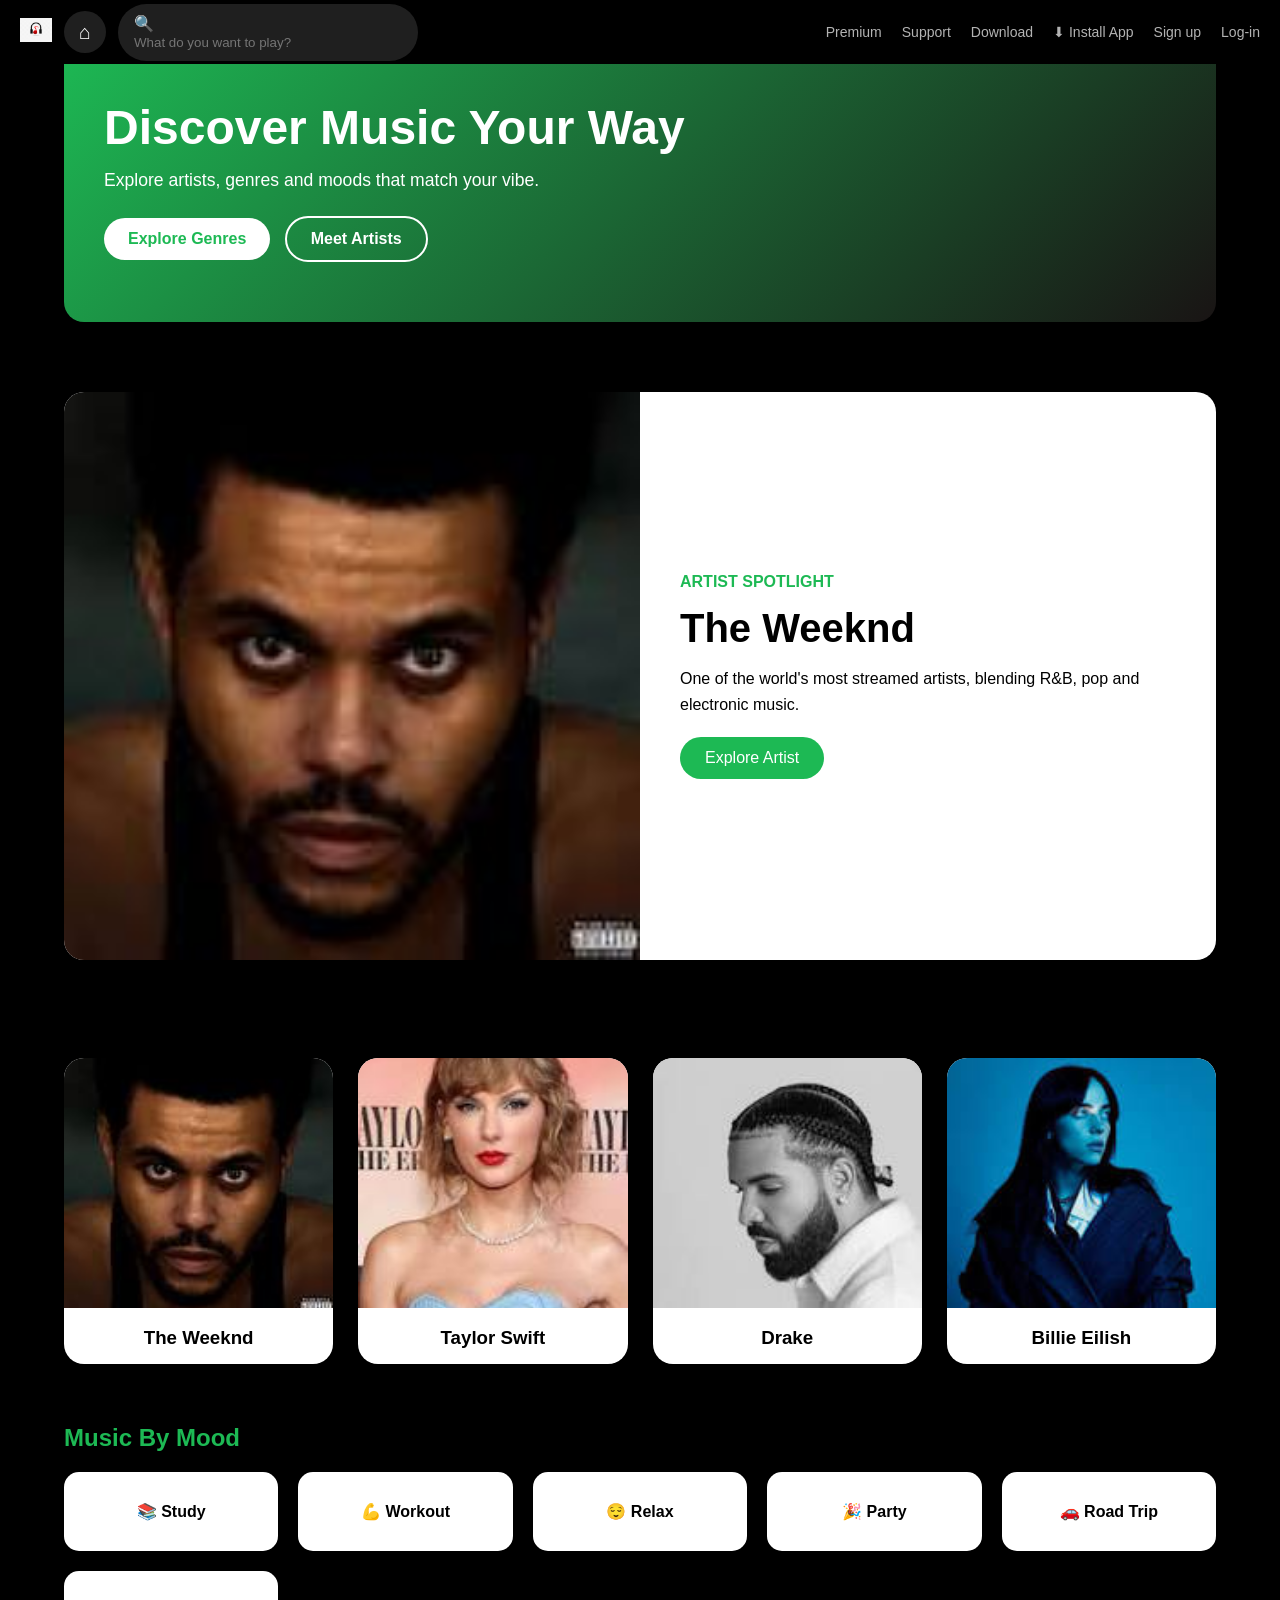
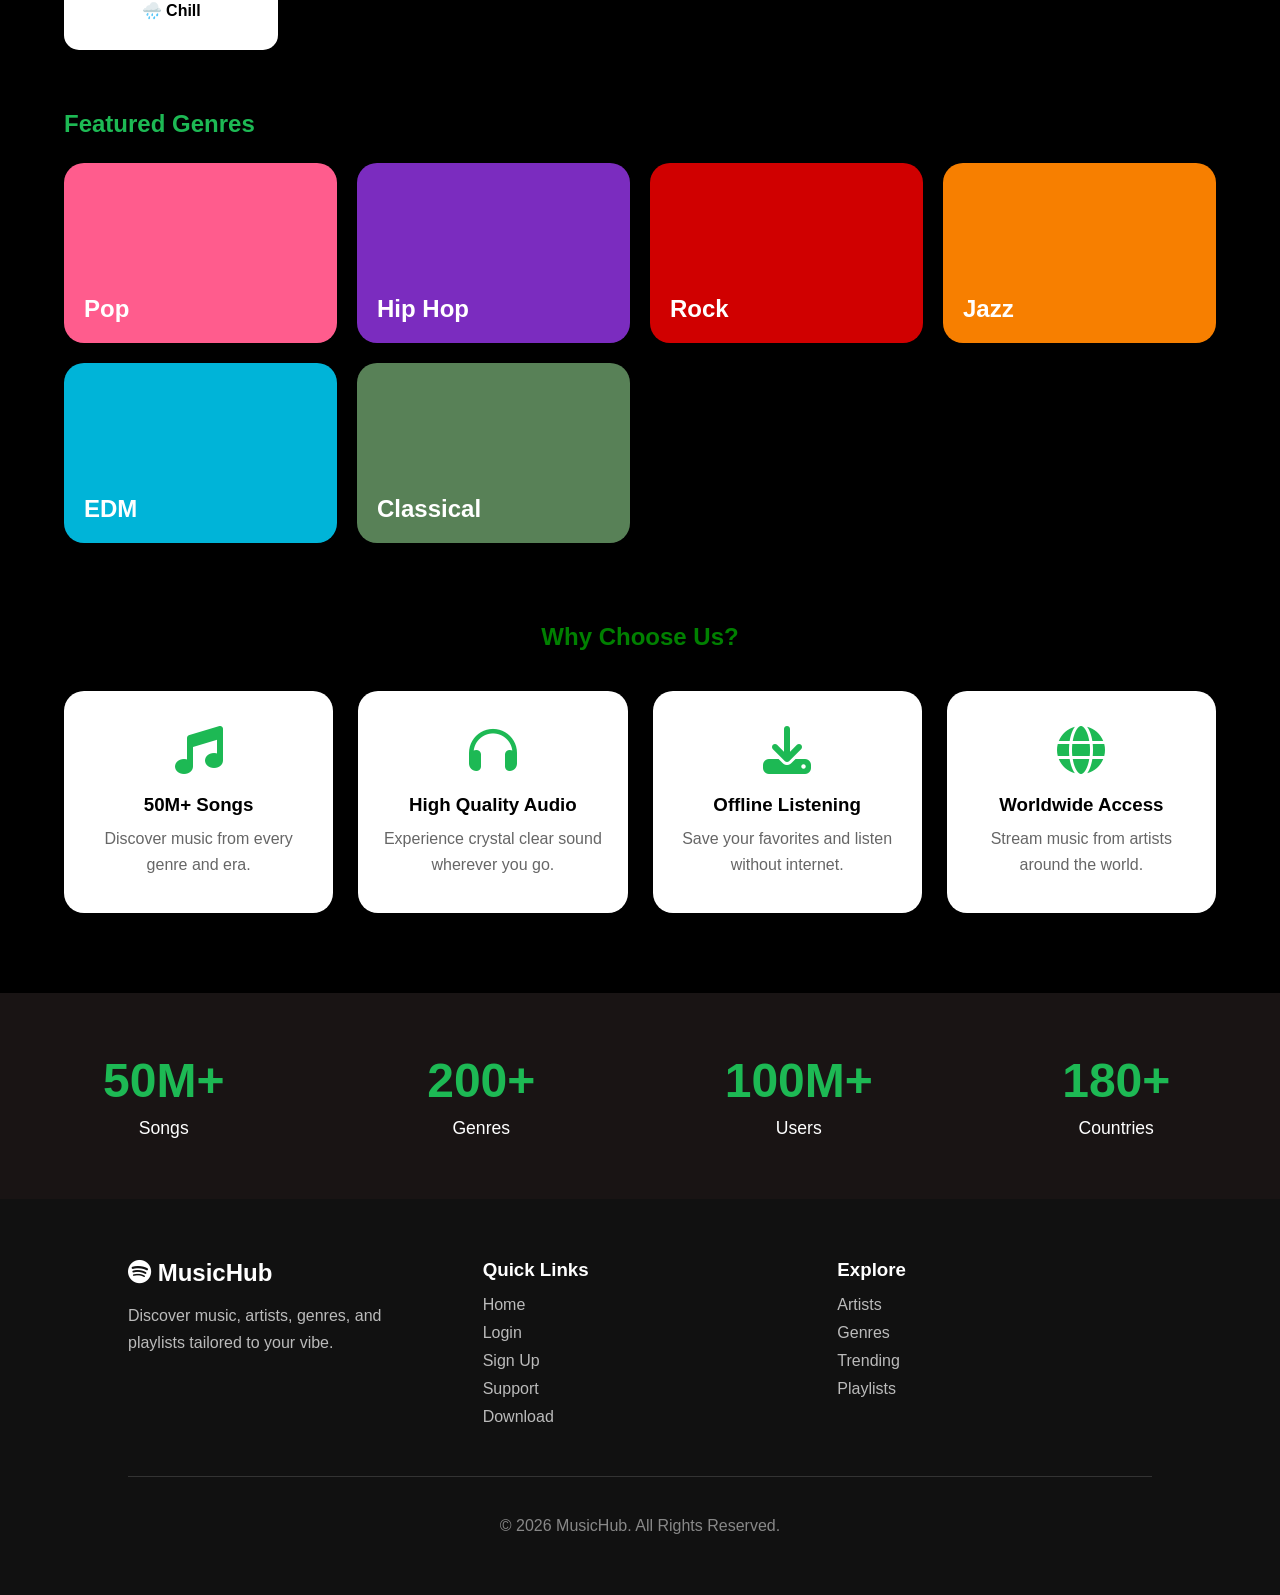
<file: music website/music.html>
<!DOCTYPE html>
<html>

<head>

<meta charset="UTF-8">
<meta name="viewport"
content="width=device-width, initial-scale=1">

<title>Spotify Clone</title>

<link rel="stylesheet" href="music3.css">

<link rel="stylesheet"
href="https://cdnjs.cloudflare.com/ajax/libs/font-awesome/6.5.0/css/all.min.css">

</head>

<body>

<header class="navbar">

    <!-- Left -->
    <div class="left-section">

        <div class="logo">
            <img src="music.png" alt="Spotify">
        </div>

        <button class="home-btn">⌂</button>

        <div class="search-box">
            <span>🔍</span>
            <input
                type="text"
                placeholder="What do you want to play?"
            >
        </div>

    </div>

    <!-- Right -->
    <div class="right-section">

        <a href="#">Premium</a>
        <a href="#">Support</a>
        <a href="#">Download</a>

        <button class="install-btn">
            ⬇ Install App
        </button>

        <a href="sign-up.html">Sign up</a>
        <a href="login.html">Log-in</a>
       

    </div>
</header>
<section class="hero">

    <div class="hero-content">

        <h1>Discover Music Your Way</h1>

        <p>
            Explore artists, genres and moods that match your vibe.
        </p>

        <a href="#genres" class="btn">Explore Genres</a>

        <a href="#artists" class="btn secondary">
            Meet Artists
        </a>

    </div>

</section>

<section class="spotlight">

    <div class="spotlight-image">

        <img src="images/weeknd.jpg"
             alt="Featured Artist">

    </div>

    <div class="spotlight-info">

        <span>ARTIST SPOTLIGHT</span>

        <h2>The Weeknd</h2>

        <p>
            One of the world's most streamed artists,
            blending R&B, pop and electronic music.
        </p>

        <a href="#" class="wknd-btn">
            Explore Artist
        </a>

    </div>

</section>

<section class="artists">

    <h2>Trending Artists</h2>

    <div class="artist-grid">

        <div class="artist-card">
            <img src="images/weeknd.jpg">
            <h3>The Weeknd</h3>
        </div>

        <div class="artist-card">
            <img src="images/taylor.jpg">
            <h3>Taylor Swift</h3>
        </div>

        <div class="artist-card">
            <img src="images/drake.jpg">
            <h3>Drake</h3>
        </div>

        <div class="artist-card">
            <img src="images/billie.jpg">
            <h3>Billie Eilish</h3>
        </div>

    </div>

</section>



<section class="moods">

    <h2>Music By Mood</h2>

    <div class="mood-grid">

        <a href="study.html" class="mood-card">📚 Study</a>

        <a href="workout.html" class="mood-card">💪 Workout</a>

        <a href="relax.html" class="mood-card">😌 Relax</a>

        <a href="party.html" class="mood-card">🎉 Party</a>

        <a href="roadtrip.html" class="mood-card">🚗 Road Trip</a>

        <a href="chill.html" class="mood-card">🌧️ Chill</a>

    </div>

</section>

<section class="genres">

    <h2>Featured Genres</h2>

    <div class="genre-grid">

        <a href="pop.html" class="genre-card pop">
            <h3>Pop</h3>
        </a>

        <a href="hiphop.html" class="genre-card hiphop">
            <h3>Hip Hop</h3>
        </a>

        <a href="rock.html" class="genre-card rock">
            <h3>Rock</h3>
        </a>

        <a href="jazz.html" class="genre-card jazz">
            <h3>Jazz</h3>
        </a>

        <a href="edm.html" class="genre-card edm">
            <h3>EDM</h3>
        </a>

        <a href="classical.html" class="genre-card classical">
            <h3>Classical</h3>
        </a>

    </div>

</section>

<section class="features">

    <h2>Why Choose Us?</h2>

    <div class="feature-grid">

        <div class="feature-card">
            <i class="fa-solid fa-music"></i>
            <h3>50M+ Songs</h3>
            <p>
                Discover music from every genre and era.
            </p>
        </div>

        <div class="feature-card">
            <i class="fa-solid fa-headphones"></i>
            <h3>High Quality Audio</h3>
            <p>
                Experience crystal clear sound wherever you go.
            </p>
        </div>

        <div class="feature-card">
            <i class="fa-solid fa-download"></i>
            <h3>Offline Listening</h3>
            <p>
                Save your favorites and listen without internet.
            </p>
        </div>

        <div class="feature-card">
            <i class="fa-solid fa-globe"></i>
            <h3>Worldwide Access</h3>
            <p>
                Stream music from artists around the world.
            </p>
        </div>

    </div>

</section>
<section class="stats">

    <div class="stat">
        <h2>50M+</h2>
        <p>Songs</p>
    </div>

    <div class="stat">
        <h2>200+</h2>
        <p>Genres</p>
    </div>

    <div class="stat">
        <h2>100M+</h2>
        <p>Users</p>
    </div>

    <div class="stat">
        <h2>180+</h2>
        <p>Countries</p>
    </div>

</section>

<footer>

    <div class="footer-content">

        <div class="footer-brand">

            <h2>
                <i class="fa-brands fa-spotify"></i>
                MusicHub
            </h2>

            <p>
                Discover music, artists, genres,
                and playlists tailored to your vibe.
            </p>

        </div>

        <div class="footer-links">

            <h3>Quick Links</h3>

            <a href="index.html">Home</a>
            <a href="login.html">Login</a>
            <a href="sign-up.html">Sign Up</a>
            <a href="support.html">Support</a>
            <a href="download.html">Download</a>

        </div>

        <div class="footer-links">

            <h3>Explore</h3>

            <a href="#">Artists</a>
            <a href="#">Genres</a>
            <a href="#">Trending</a>
            <a href="#">Playlists</a>

        </div>

    </div>

    <hr>

    <p class="copyright">
        © 2026 MusicHub. All Rights Reserved.
    </p>

</footer>

</body>

</html>
</file>
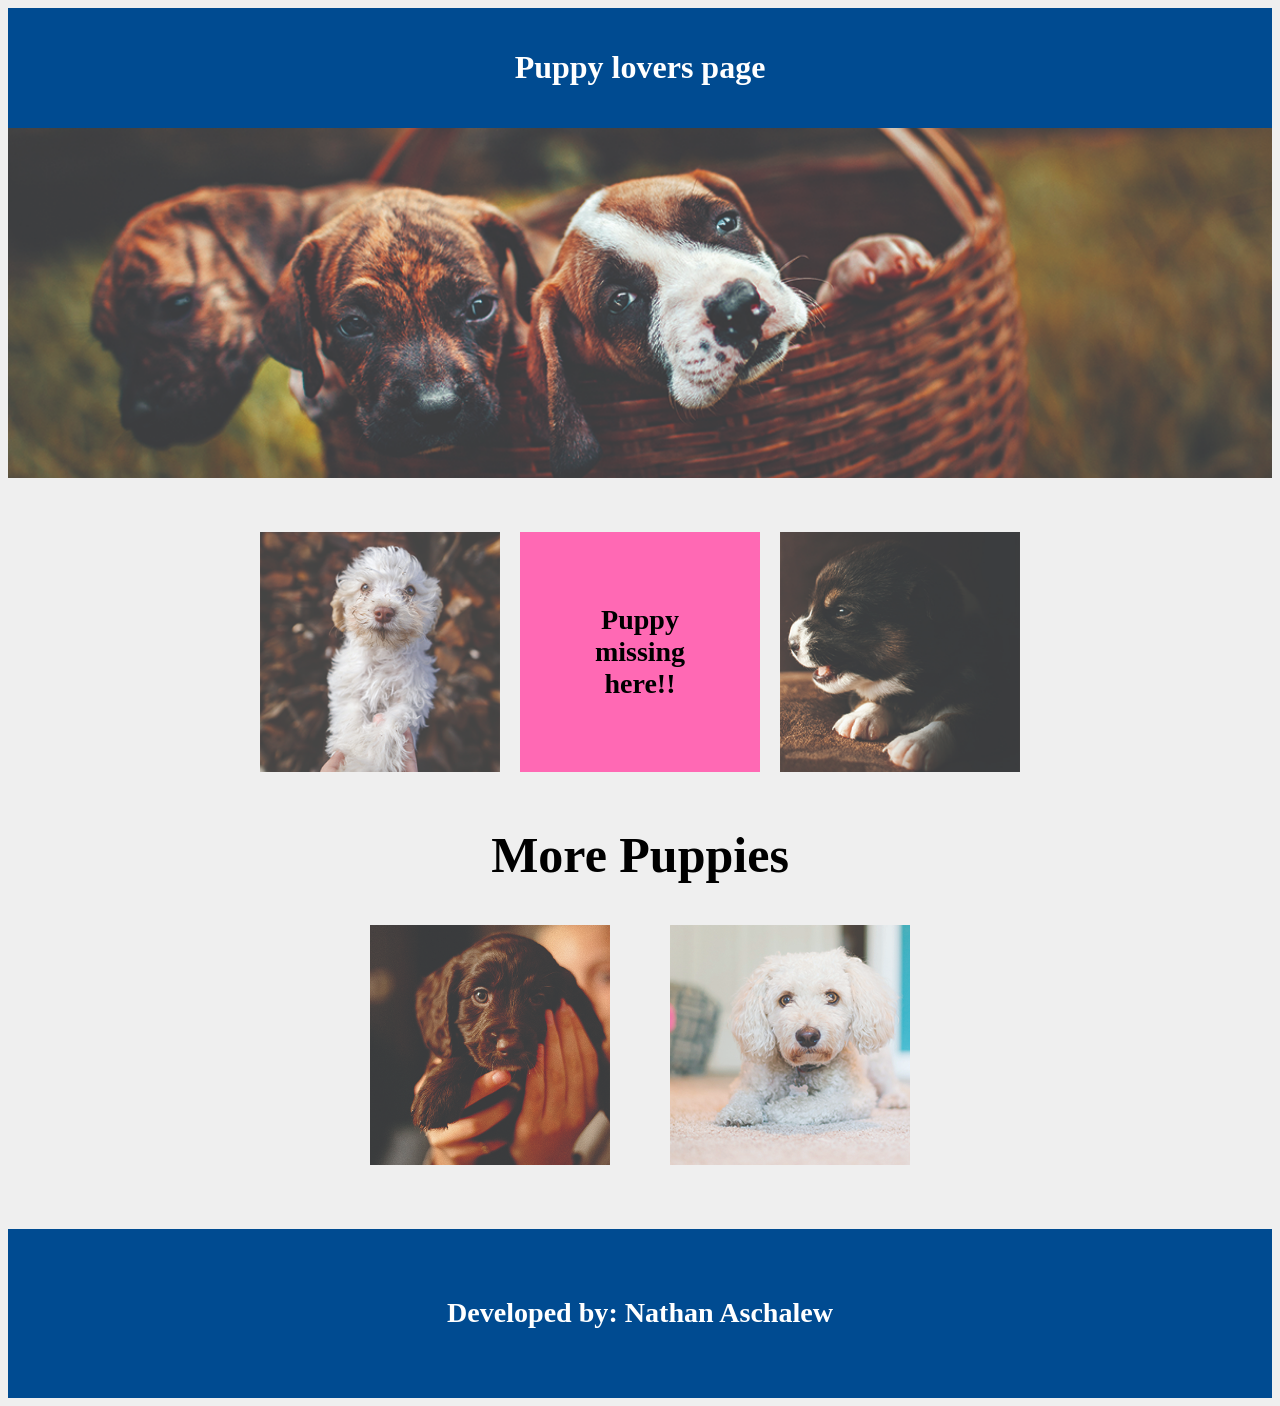
<file: PUPPY LOVERS/assign4.html>
<!DOCTYPE html>
<html lang="en">
<head>
    <meta charset="UTF-8">
    <meta name="viewport" content="width=device-width, initial-scale=1.0">
    <title>Puppy Lovers Page</title>

   
    <link rel="stylesheet" href="puppy.css">
</head>
<body>

    
    <header>
        <h1>Puppy lovers page</h1>
    </header>

    
    <section>
        <img src="1.jpg" alt="Puppies in basket" class="banner">
    </section>


    <section class="puppy-section">

        <div class="box">
            <img src="2.jpg" alt="White puppy">
        </div>

        <div class="missing-box">
            <p>Puppy<br>missing<br>here!!</p>
        </div>

        <div class="box">
            <img src="3.jpg" alt="Black puppy">
        </div>

    </section>

    
    <h2>More Puppies</h2>

   
    <section class="more-puppies">

        <div class="box">
            <img src="4.jpg" alt="Brown puppy">
        </div>

        <div class="box">
            <img src="5.jpg" alt="White dog">
        </div>

    </section>

    <footer>
        <h3>Developed by: Nathan Aschalew</h3>
    </footer>

</body>
</html>
</file>
<file: music website/music3.css>
*{
    margin:0;
    padding:0;
    box-sizing:border-box;
    font-family:Arial, sans-serif;
}

body{
    background:black;
}
html,body{
    width: 100%;
    overflow-x: hidden;

}
/* HEADER */

.navbar{
    position:fixed;

    top:0;
    left:0;

    width:100%;
    height:64px;

    background:#000;

    display:flex;

    justify-content:space-between;

    

    padding:0 20px;

    gap: 30px;

    z-index:999;
}

/* LEFT */

.left-section{
    display:flex;

    align-items:center;

    gap:12px;
}


.logo img{
    width:32px;
}
.logo img:hover{
    transition: 0.3s;
}
.logo img:hover{
    transform: scale(1.2);
    }
.home-btn{
    width:42px;

    height:42px;

    border:none;

    border-radius:50%;

    background:#1f1f1f;

    color:white;

    font-size:20px;

    cursor:pointer;
}
.home-btn:hover{
    background: green;
}
.search-box{

    width:min(300px,40vw);

    background:#1f1f1f;

    border-radius: 50px;

    padding:10px 16px;

}

.search-box input{

    background:transparent;

    border:none;

    color:white;

    width:100%;

    outline:none;
}

.search-box span{
    color:#b3b3b3;
}


/* RIGHT */

.right-section{

    display:flex;

    align-items:center;

    gap:20px;
}

.right-section a{

    color:#b3b3b3;

    text-decoration:none;

    font-size:14px;
}
.right-section a:hover{
    color:green;
}


.install-btn{
    background: none;

    border: none;

    color:#b3b3b3;

    text-decoration:none;

    font-size:14px;

    cursor:pointer;
}
.install-btn:hover{
    color: green;
}
.login-btn{

    background:white;

    border:none;
    
    cursor:pointer;
}

/* MOBILE */

@media(max-width:768px){

.right-section a,
.install-btn{

display:none;

}

.search-box{

width:180px;

}

.login-btn{

padding:10px 18px;

}

}
/* HERO */
.hero{
    width:90%;
    margin:40px auto;
    padding:60px 40px;

    background:linear-gradient(
        135deg,
        #1DB954,
        #191414
    );

    border-radius:20px;
    color:white;
}

.hero-content{
    max-width:600px;
}

.hero h1{
    font-size:3rem;
    margin-bottom:15px;
}

.hero p{
    font-size:1.1rem;
    margin-bottom:25px;
}

.btn{
    display:inline-block;
    padding:12px 24px;

    background:white;
    color:#1DB954;

    text-decoration:none;
    border-radius:30px;
    margin-right:10px;
    font-weight:bold;
}

.secondary{
    background:transparent;
    border:2px solid white;
    color:white;
}
.btn:hover{
    text-decoration: underline;
    transform: scale(1.15);
}

@media (max-width:768px){

    .hero{
        padding:40px 20px;
        margin-top:90px;
    }

       .hero h1{
        font-size:1rem;
        line-height:1.2;
    }

    .btn{
        display:block;
        width:100%;
        text-align:center;
        margin:10px 0;
    }



    .hero p{
        font-size:1rem;
    }

}
/* MOOD */
.moods{
    width:90%;
    margin:50px auto;
}

.moods h2{
    color: #1DB954;
    margin-bottom:20px;
}

.mood-grid{
    display:grid;
    grid-template-columns:
        repeat(auto-fit,minmax(180px,1fr));

    gap:20px;
}

.mood-card{
    background:white;

    padding:30px;

    text-align:center;

    border-radius:15px;

    text-decoration:none;

    color:black;

    font-weight:bold;

    transition:.3s;
}

.mood-card:hover{
    transform:translateY(-5px);

    background:#1DB954;

    color:white;
}
/* Genre */

.genres{
    width:90%;
    margin:60px auto;
}

.genres h2{
    color: #1DB954;
    margin-bottom:25px;
}

.genre-grid{
    display:grid;
    grid-template-columns:
    repeat(auto-fit,minmax(220px,1fr));

    gap:20px;
}

.genre-card{
    height:180px;

    border-radius:20px;

    text-decoration:none;

    color:white;

    display:flex;

    align-items:flex-end;

    padding:20px;

    transition:.3s;

    box-shadow:0 4px 15px rgba(0,0,0,.2);
}

.genre-card:hover{
    transform:scale(1.04);
}

.genre-card h3{
    font-size:1.5rem;
}

.pop{
    background:#ff5c8d;
}

.hiphop{
    background:#7b2cbf;
}

.rock{
    background:#d00000;
}

.jazz{
    background:#f77f00;
}

.edm{
    background:#00b4d8;
}

.classical{
    background:#588157;
}

/* Spotlight */

.spotlight{
    width:90%;

    margin:70px auto;

    background:white;

    border-radius:20px;

    overflow:hidden;

    display:grid;

    grid-template-columns:
    1fr 1fr;

    box-shadow:0 5px 20px rgba(0,0,0,.2);
}

.spotlight img{
    width:100%;
    height:auto;
    display:block;
}

.spotlight-info{
    padding:40px;

    display:flex;

    flex-direction:column;

    justify-content:center;
}

.spotlight-info span{
    color:#1DB954;
    font-weight:bold;
}

.spotlight-info h2{
    margin:15px 0;
    font-size:2.5rem;
}

.spotlight-info p{
    margin-bottom:20px;
    line-height:1.6;
}

.spotlight-info a{
    width:max-content;

    text-decoration:none;

    background:#1DB954;

    color:white;

    padding:12px 25px;

    border-radius:30px;
}
.wknd-btn:hover{
    text-decoration: underline;

    transform: scale(1.15);
}
@media (max-width:768px){

    .spotlight{
        grid-template-columns:1fr;
    }

   @media(max-width:768px){

    .spotlight{
        grid-template-columns:1fr;
    }

    .spotlight img{
        height:250px;
        object-fit:cover;
    }

}

}
/* Artists */

.artists{
    width:90%;
    margin:60px auto;
}

.artist-grid{
    display:grid;

    grid-template-columns:
    repeat(auto-fit,minmax(220px,1fr));

    gap:25px;
}

.artist-card{
    background:white;

    border-radius:20px;

    overflow:hidden;

    text-align:center;

    transition:.3s;

    box-shadow:0 4px 15px rgba(0,0,0,.15);
}

.artist-card:hover{
    transform:translateY(-8px);
}

.artist-card img{
    width:100%;
    height:250px;

    object-fit:cover;
}

.artist-card h3{
    padding:15px;
}
/* Features */
.features{
    width:90%;
    margin:80px auto;
    text-align:center;
}

.features h2{
    color: green;
    margin-bottom:40px;
}

.feature-grid{
    display:grid;
    grid-template-columns:
    repeat(auto-fit,minmax(250px,1fr));

    gap:25px;
}

.feature-card{
    background:white;
    padding:35px 25px;

    border-radius:20px;

    box-shadow:0 4px 15px rgba(0,0,0,.15);

    transition:.3s;
}

.feature-card:hover{
    transform:translateY(-8px);
}

.feature-card i{
    font-size:3rem;
    color:#1DB954;

    margin-bottom:20px;
}

.feature-card h3{
    margin-bottom:10px;
}

.feature-card p{
    color:#666;
    line-height:1.6;
}
/* Stat */
.stats{
    width:100%;

    background:#191414;

    color:white;

    padding:60px 20px;

    display:grid;

    grid-template-columns:
    repeat(auto-fit,minmax(200px,1fr));

    text-align:center;

    gap:30px;
}

.stat h2{
    color:#1DB954;
    font-size:3rem;
}

.stat p{
    margin-top:10px;
    font-size:1.1rem;
}
/* Footer */
footer{
    background:#111;

    color:white;

    padding:60px 10%;
}

.footer-content{
    display:grid;

    grid-template-columns:
    repeat(auto-fit,minmax(250px,1fr));

    gap:40px;
}

.footer-brand p{
    margin-top:15px;
    color:#bbb;
    line-height:1.7;
}

.footer-links{
    display:flex;
    flex-direction:column;
}

.footer-links h3{
    margin-bottom:15px;
}

.footer-links a{
    color:#bbb;

    text-decoration:none;

    margin-bottom:10px;

    transition:.3s;
}

.footer-links a:hover{
    color:#1DB954;
}

footer hr{
    margin:40px 0;

    border:none;

    height:1px;

    background:#333;
}

.copyright{
    text-align:center;
    color:#888;
}
</file>
<file: PUPPY LOVERS/puppy.css>
body {
    background-color: #efefef;
    text-align: center;
}


header {
    background-color: #004b91;
    color: white;
    padding: 20px;
}


.banner {
    width: 100%;
    height: 350px;
    object-fit: cover;
}


.puppy-section {
    display: flex;
    justify-content: center;
    gap: 20px;
    margin-top: 50px;
}

/* Image Boxes */
.box img {
    width: 240px;
    height: 240px;
    object-fit: cover;
}

/* Missing Puppy Box */
.missing-box {
    width: 240px;
    height: 240px;
    background-color: hotpink;
    display: flex;
    justify-content: center;
    align-items: center;
    font-size: 28px;
    font-weight: bold;
}

/* More Puppies Title */
h2 {
    margin-top: 50px;
    font-size: 50px;
}

/* More Puppies Section */
.more-puppies {
    display: flex;
    justify-content: center;
    gap: 60px;
    margin-top: 40px;
    margin-bottom: 60px;
}


footer {
    background-color: #004b91;
    color: white;
    padding: 40px;
    font-size: 24px;
}
</file>
